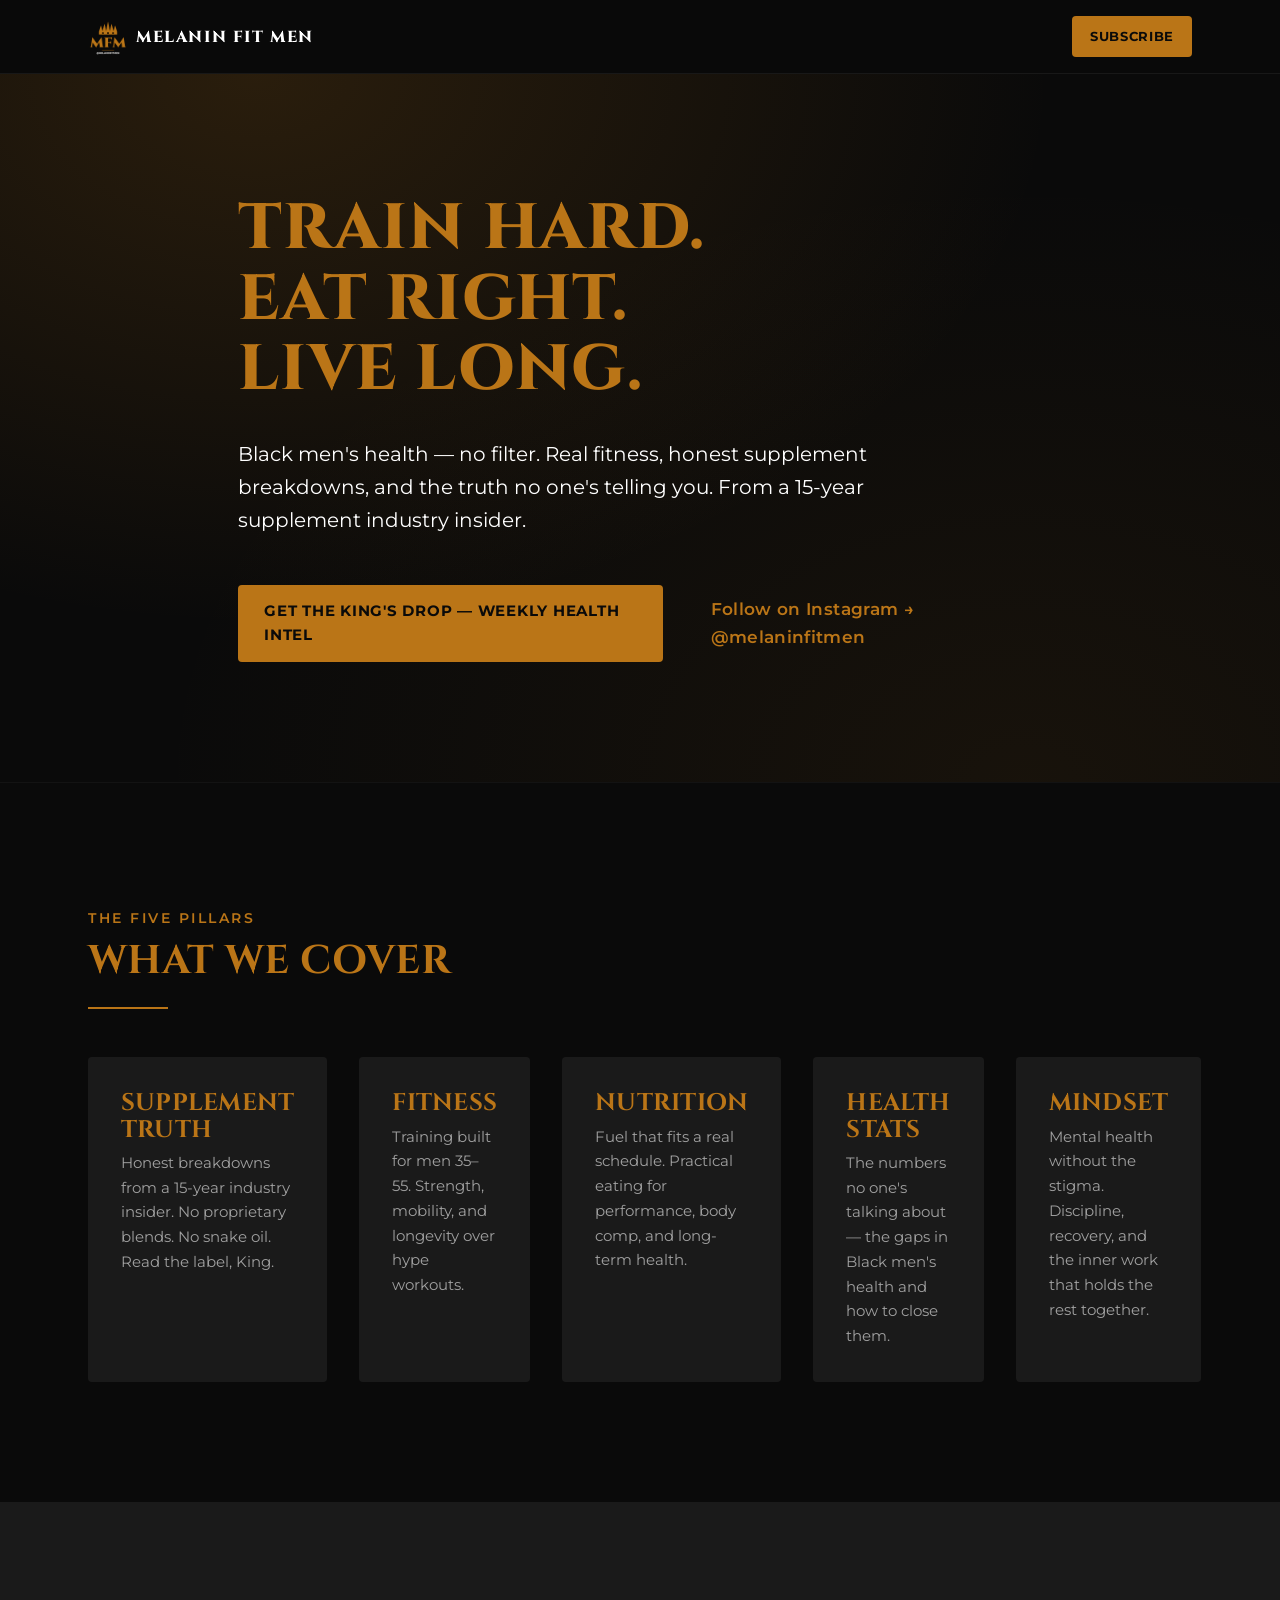
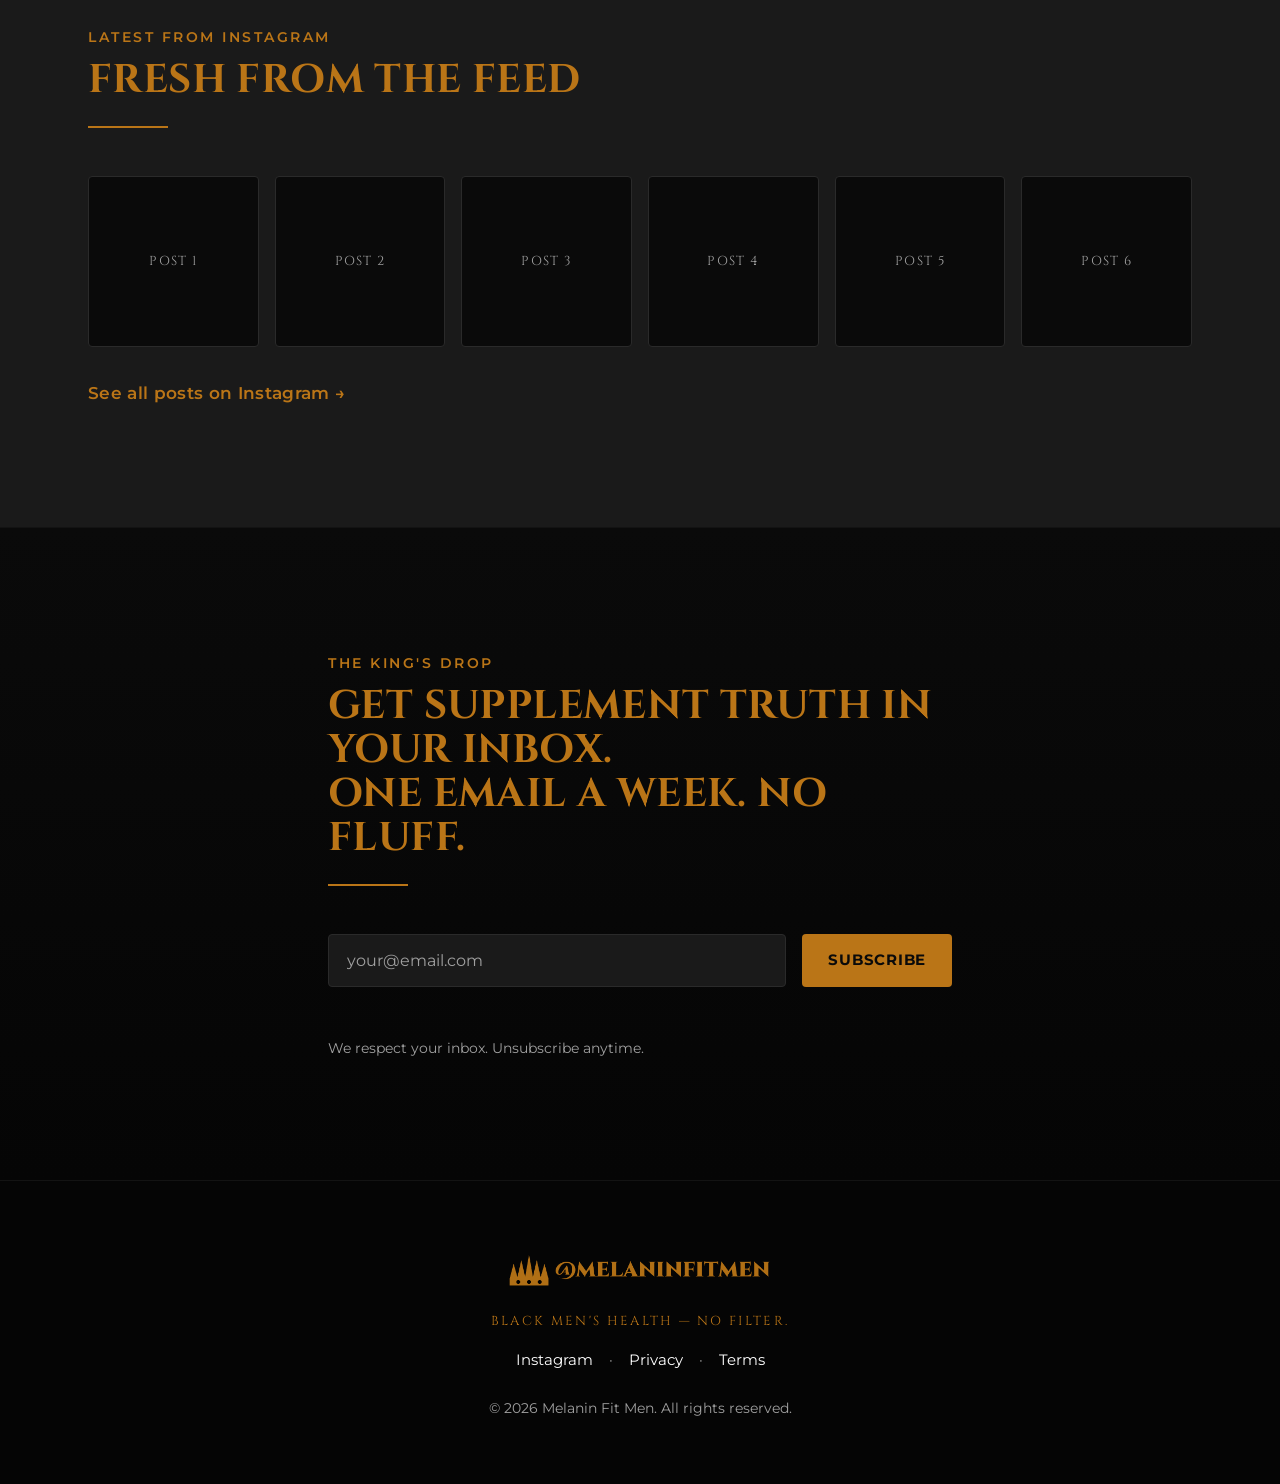
<file: index.html>
<!doctype html>
<html lang="en">
<head>
  <meta charset="utf-8" />
  <meta name="viewport" content="width=device-width, initial-scale=1" />
  <title>Melanin Fit Men | Black Men's Health, Fitness & Supplements</title>
  <meta name="description" content="Black men's health — no filter. Real fitness, honest supplement breakdowns, and the truth no one's telling you. From a 15-year supplement industry insider." />
  <meta name="theme-color" content="#0A0A0A" />
  <link rel="canonical" href="https://melaninfitmen.com/" />

  <link rel="icon" type="image/png" sizes="32x32" href="/assets/img/favicon-32.png" />
  <link rel="apple-touch-icon" sizes="180x180" href="/assets/img/favicon-180.png" />

  <meta property="og:type" content="website" />
  <meta property="og:url" content="https://melaninfitmen.com/" />
  <meta property="og:title" content="Melanin Fit Men | Black Men's Health, Fitness & Supplements" />
  <meta property="og:description" content="Black men's health — no filter. Real fitness, honest supplement breakdowns, and the truth no one's telling you." />
  <meta property="og:image" content="https://melaninfitmen.com/assets/img/og-image.png" />
  <meta name="twitter:card" content="summary_large_image" />

  <link rel="preconnect" href="https://fonts.googleapis.com" />
  <link rel="preconnect" href="https://fonts.gstatic.com" crossorigin />
  <link rel="stylesheet" href="https://fonts.googleapis.com/css2?family=Cinzel:wght@700;800;900&family=Montserrat:wght@400;500;600;700&display=swap" />

  <link rel="stylesheet" href="/assets/css/styles.css" />

  <script type="application/ld+json">
  {
    "@context": "https://schema.org",
    "@type": "Organization",
    "name": "Melanin Fit Men",
    "alternateName": "@melaninfitmen",
    "url": "https://melaninfitmen.com",
    "logo": "https://melaninfitmen.com/assets/img/watermarks/04_mfm-monogram.png",
    "sameAs": ["https://instagram.com/melaninfitmen"]
  }
  </script>

  <!--
    Cloudflare Web Analytics — paste your token after the property is created
    in the Cloudflare dashboard. Until then, leave this commented.
  -->
  <!-- <script defer src="https://static.cloudflareinsights.com/beacon.min.js" data-cf-beacon='{"token": "YOUR_TOKEN_HERE"}'></script> -->
</head>
<body>
  <a class="skip-link" href="#main">Skip to content</a>

  <header class="site-header">
    <div class="container header-inner">
      <a class="brand" href="/" aria-label="Melanin Fit Men home">
        <img src="/assets/img/watermarks/04_mfm-monogram.png" alt="" width="40" height="40" />
        <span class="brand-word">Melanin Fit Men</span>
      </a>
      <a class="btn btn-gold btn-sm header-cta" href="#subscribe">Subscribe</a>
    </div>
  </header>

  <main id="main">

    <section class="hero">
      <div class="container hero-inner">
        <h1 class="hero-title">Train Hard.<br />Eat Right.<br />Live Long.</h1>
        <p class="hero-sub">
          Black men's health &mdash; no filter. Real fitness, honest supplement
          breakdowns, and the truth no one's telling you. From a 15-year
          supplement industry insider.
        </p>
        <div class="hero-cta-row">
          <a class="btn btn-gold" href="#subscribe">Get the King's Drop &mdash; weekly health intel</a>
          <a class="link-gold" href="https://instagram.com/melaninfitmen" target="_blank" rel="noopener">
            Follow on Instagram &rarr; @melaninfitmen
          </a>
        </div>
      </div>
    </section>

    <section class="section section-pillars" aria-labelledby="pillars-heading">
      <div class="container">
        <span class="eyebrow">The Five Pillars</span>
        <h2 id="pillars-heading" class="section-title">What we cover</h2>
        <div class="divider"></div>
        <ul class="pillar-grid">
          <li class="pillar-card">
            <h3>Supplement Truth</h3>
            <p>Honest breakdowns from a 15-year industry insider. No proprietary blends. No snake oil. Read the label, King.</p>
          </li>
          <li class="pillar-card">
            <h3>Fitness</h3>
            <p>Training built for men 35&ndash;55. Strength, mobility, and longevity over hype workouts.</p>
          </li>
          <li class="pillar-card">
            <h3>Nutrition</h3>
            <p>Fuel that fits a real schedule. Practical eating for performance, body comp, and long-term health.</p>
          </li>
          <li class="pillar-card">
            <h3>Health Stats</h3>
            <p>The numbers no one's talking about &mdash; the gaps in Black men's health and how to close them.</p>
          </li>
          <li class="pillar-card">
            <h3>Mindset</h3>
            <p>Mental health without the stigma. Discipline, recovery, and the inner work that holds the rest together.</p>
          </li>
        </ul>
      </div>
    </section>

    <section class="section section-ig" aria-labelledby="ig-heading">
      <div class="container">
        <span class="eyebrow">Latest from Instagram</span>
        <h2 id="ig-heading" class="section-title">Fresh from the feed</h2>
        <div class="divider"></div>
        <ul class="ig-grid">
          <li class="ig-card"><a href="https://instagram.com/melaninfitmen" target="_blank" rel="noopener" aria-label="View latest post 1 on Instagram"><span class="ig-placeholder">Post 1</span></a></li>
          <li class="ig-card"><a href="https://instagram.com/melaninfitmen" target="_blank" rel="noopener" aria-label="View latest post 2 on Instagram"><span class="ig-placeholder">Post 2</span></a></li>
          <li class="ig-card"><a href="https://instagram.com/melaninfitmen" target="_blank" rel="noopener" aria-label="View latest post 3 on Instagram"><span class="ig-placeholder">Post 3</span></a></li>
          <li class="ig-card"><a href="https://instagram.com/melaninfitmen" target="_blank" rel="noopener" aria-label="View latest post 4 on Instagram"><span class="ig-placeholder">Post 4</span></a></li>
          <li class="ig-card"><a href="https://instagram.com/melaninfitmen" target="_blank" rel="noopener" aria-label="View latest post 5 on Instagram"><span class="ig-placeholder">Post 5</span></a></li>
          <li class="ig-card"><a href="https://instagram.com/melaninfitmen" target="_blank" rel="noopener" aria-label="View latest post 6 on Instagram"><span class="ig-placeholder">Post 6</span></a></li>
        </ul>
        <p class="ig-cta">
          <a class="link-gold" href="https://instagram.com/melaninfitmen" target="_blank" rel="noopener">See all posts on Instagram &rarr;</a>
        </p>
      </div>
    </section>

    <section id="subscribe" class="section section-subscribe" aria-labelledby="subscribe-heading">
      <div class="container subscribe-inner">
        <span class="eyebrow">The King's Drop</span>
        <h2 id="subscribe-heading" class="section-title">
          Get supplement truth in your inbox.<br />One email a week. No fluff.
        </h2>
        <div class="divider"></div>
        <form id="subscribe-form" class="subscribe-form" action="/api/subscribe" method="post" novalidate>
          <label class="visually-hidden" for="email">Email address</label>
          <input
            id="email"
            name="email"
            type="email"
            required
            autocomplete="email"
            placeholder="your@email.com"
            inputmode="email"
          />
          <button class="btn btn-gold" type="submit">Subscribe</button>
          <p class="form-status" role="status" aria-live="polite"></p>
        </form>
        <p class="form-fineprint">We respect your inbox. Unsubscribe anytime.</p>
      </div>
    </section>

  </main>

  <footer class="site-footer">
    <div class="container footer-inner">
      <img
        class="footer-mark"
        src="/assets/img/watermarks/03_crown-wordmark-horizontal.png"
        alt="Melanin Fit Men"
        loading="lazy"
        width="280"
        height="80"
      />
      <p class="footer-tag">Black men's health &mdash; no filter.</p>
      <p class="footer-links">
        <a href="https://instagram.com/melaninfitmen" target="_blank" rel="noopener">Instagram</a>
        <span aria-hidden="true">&middot;</span>
        <a href="/legal/privacy">Privacy</a>
        <span aria-hidden="true">&middot;</span>
        <a href="/legal/terms">Terms</a>
      </p>
      <p class="footer-copy">&copy; <span id="year">2026</span> Melanin Fit Men. All rights reserved.</p>
    </div>
  </footer>

  <script src="/assets/js/main.js" defer></script>
</body>
</html>
</file>
<file: assets/css/styles.css>
/* =========================================================
   Melanin Fit Men — Phase 1 Landing
   Design tokens from Brand Handoff Brief, section 3.
   ========================================================= */

:root {
  /* Colors */
  --brand-black: #0A0A0A;
  --brand-gold: #BA7517;
  --brand-gold-soft: #D6913A;
  --brand-white: #FFFFFF;
  --brand-cream: #F4F2EE;
  --brand-charcoal: #1A1A1A;
  --brand-mute: #A0A0A0;

  /* Spacing scale */
  --space-1: 4px;
  --space-2: 8px;
  --space-3: 16px;
  --space-4: 24px;
  --space-5: 32px;
  --space-6: 48px;
  --space-7: 64px;
  --space-8: 96px;
  --space-9: 128px;

  /* Type */
  --font-display: "Cinzel", Georgia, serif;
  --font-body: "Montserrat", -apple-system, BlinkMacSystemFont, "Segoe UI", sans-serif;

  --fs-h1: 2.5rem;
  --fs-h2: 1.75rem;
  --fs-h3: 1.25rem;
  --fs-body: 1rem;
  --fs-small: 0.875rem;

  /* Layout */
  --container: 1200px;
  --container-pad: 24px;
  --section-y: 80px;
  --radius: 4px;
}

@media (min-width: 768px) {
  :root {
    --fs-h1: 4rem;
    --fs-h2: 2.5rem;
    --fs-h3: 1.5rem;
    --fs-body: 1.0625rem;
    --container-pad: 48px;
    --section-y: 120px;
  }
}

/* Reset */
*, *::before, *::after { box-sizing: border-box; }
html { -webkit-text-size-adjust: 100%; scroll-behavior: smooth; }
body, h1, h2, h3, p, ul, figure { margin: 0; }
ul { padding: 0; list-style: none; }
img { max-width: 100%; height: auto; display: block; }
a { color: inherit; text-decoration: none; }
button { font: inherit; cursor: pointer; border: 0; background: none; color: inherit; }

@media (prefers-reduced-motion: reduce) {
  html { scroll-behavior: auto; }
  *, *::before, *::after {
    animation-duration: 0.01ms !important;
    transition-duration: 0.01ms !important;
  }
}

/* Base */
body {
  background: var(--brand-black);
  color: var(--brand-white);
  font-family: var(--font-body);
  font-size: var(--fs-body);
  line-height: 1.65;
  -webkit-font-smoothing: antialiased;
  text-rendering: optimizeLegibility;
}

h1, h2, h3 {
  font-family: var(--font-display);
  font-weight: 800;
  line-height: 1.1;
  letter-spacing: 0.01em;
  text-transform: uppercase;
  color: var(--brand-gold);
}

h2 { font-weight: 700; }
h3 { font-weight: 700; }

p { color: var(--brand-white); }

::selection { background: var(--brand-gold); color: var(--brand-black); }

:focus-visible {
  outline: 2px solid var(--brand-gold);
  outline-offset: 2px;
}

/* Skip link */
.skip-link {
  position: absolute;
  left: -9999px;
  top: 0;
  background: var(--brand-gold);
  color: var(--brand-black);
  padding: var(--space-2) var(--space-3);
  font-weight: 700;
  z-index: 100;
}
.skip-link:focus { left: var(--space-3); top: var(--space-3); }

.visually-hidden {
  position: absolute !important;
  width: 1px; height: 1px;
  padding: 0; margin: -1px; overflow: hidden;
  clip: rect(0 0 0 0); white-space: nowrap; border: 0;
}

/* Layout */
.container {
  width: 100%;
  max-width: var(--container);
  margin: 0 auto;
  padding-inline: var(--container-pad);
}

.section { padding-block: var(--section-y); }

.section-title {
  font-size: var(--fs-h2);
  margin-top: var(--space-2);
}

.eyebrow {
  display: inline-block;
  font-family: var(--font-body);
  font-weight: 600;
  font-size: var(--fs-small);
  letter-spacing: 0.18em;
  text-transform: uppercase;
  color: var(--brand-gold);
}

.divider {
  width: 80px;
  height: 2px;
  background: var(--brand-gold);
  margin: var(--space-4) 0 var(--space-6);
}

/* Buttons & links */
.btn {
  display: inline-block;
  padding: 14px 26px;
  font-family: var(--font-body);
  font-weight: 700;
  font-size: 0.9375rem;
  letter-spacing: 0.05em;
  text-transform: uppercase;
  border-radius: var(--radius);
  transition: background-color 0.15s ease, color 0.15s ease, transform 0.15s ease;
}
.btn-gold {
  background: var(--brand-gold);
  color: var(--brand-black);
}
.btn-gold:hover { background: var(--brand-gold-soft); }
.btn-gold:active { transform: translateY(1px); }
.btn-sm { padding: 10px 18px; font-size: 0.8125rem; }

.link-gold {
  color: var(--brand-gold);
  font-weight: 600;
  letter-spacing: 0.02em;
  border-bottom: 1px solid transparent;
  transition: border-color 0.15s ease, color 0.15s ease;
}
.link-gold:hover {
  color: var(--brand-gold-soft);
  border-bottom-color: var(--brand-gold-soft);
}

/* Header */
.site-header {
  position: sticky;
  top: 0;
  z-index: 50;
  background: rgba(10, 10, 10, 0.85);
  backdrop-filter: saturate(140%) blur(8px);
  border-bottom: 1px solid #181818;
}
.header-inner {
  display: flex;
  align-items: center;
  justify-content: space-between;
  padding-block: var(--space-3);
}
.brand {
  display: flex;
  align-items: center;
  gap: var(--space-2);
}
.brand img { width: 36px; height: 36px; }
.brand-word {
  font-family: var(--font-display);
  font-weight: 800;
  text-transform: uppercase;
  letter-spacing: 0.08em;
  color: var(--brand-white);
  font-size: 0.875rem;
}
@media (min-width: 768px) {
  .brand-word { font-size: 1rem; letter-spacing: 0.1em; }
  .brand img { width: 40px; height: 40px; }
}

/* Hero */
.hero {
  padding-block: var(--section-y);
  background:
    radial-gradient(ellipse at 20% 0%, rgba(186, 117, 23, 0.18) 0%, transparent 55%),
    radial-gradient(ellipse at 80% 100%, rgba(186, 117, 23, 0.08) 0%, transparent 60%),
    var(--brand-black);
  border-bottom: 1px solid #131313;
}
.hero-inner { max-width: 900px; }
.hero-title {
  font-size: var(--fs-h1);
  letter-spacing: 0.02em;
}
.hero-sub {
  margin-top: var(--space-5);
  font-size: 1.125rem;
  max-width: 56ch;
  color: var(--brand-white);
}
@media (min-width: 768px) {
  .hero-sub { font-size: 1.25rem; }
}
.hero-cta-row {
  margin-top: var(--space-6);
  display: flex;
  flex-direction: column;
  align-items: flex-start;
  gap: var(--space-4);
}
@media (min-width: 768px) {
  .hero-cta-row { flex-direction: row; align-items: center; gap: var(--space-6); }
}

/* Pillars */
.section-pillars { background: var(--brand-black); }
.pillar-grid {
  display: grid;
  grid-template-columns: 1fr;
  gap: var(--space-4);
}
@media (min-width: 768px) {
  .pillar-grid { grid-template-columns: repeat(2, 1fr); gap: var(--space-5); }
}
@media (min-width: 1024px) {
  .pillar-grid { grid-template-columns: repeat(5, 1fr); }
}
.pillar-card {
  background: var(--brand-charcoal);
  padding: var(--space-5);
  border: 1px solid transparent;
  border-radius: var(--radius);
  transition: border-color 0.15s ease, transform 0.15s ease;
}
.pillar-card:hover {
  border-color: var(--brand-gold);
  transform: translateY(-2px);
}
.pillar-card h3 {
  font-size: var(--fs-h3);
  margin-bottom: var(--space-2);
}
.pillar-card p {
  color: var(--brand-mute);
  font-size: 0.9375rem;
}

/* Instagram block */
.section-ig { background: var(--brand-charcoal); }
.ig-grid {
  display: grid;
  grid-template-columns: repeat(2, 1fr);
  gap: var(--space-2);
}
@media (min-width: 768px) {
  .ig-grid { grid-template-columns: repeat(3, 1fr); gap: var(--space-3); }
}
@media (min-width: 1024px) {
  .ig-grid { grid-template-columns: repeat(6, 1fr); }
}
.ig-card {
  position: relative;
  aspect-ratio: 1 / 1;
}
.ig-card a {
  display: flex;
  align-items: center;
  justify-content: center;
  width: 100%;
  height: 100%;
  background: var(--brand-black);
  border: 1px solid #2a2a2a;
  border-radius: var(--radius);
  transition: border-color 0.15s ease;
}
.ig-card a:hover { border-color: var(--brand-gold); }
.ig-placeholder {
  font-family: var(--font-display);
  text-transform: uppercase;
  letter-spacing: 0.1em;
  color: var(--brand-mute);
  font-size: 0.8125rem;
}
.ig-cta { margin-top: var(--space-5); }

/* Subscribe */
.section-subscribe {
  background:
    linear-gradient(180deg, var(--brand-black) 0%, #050505 100%);
  border-top: 1px solid #131313;
}
.subscribe-inner { max-width: 720px; }
.section-subscribe .section-title { font-size: var(--fs-h2); }
.subscribe-form {
  display: flex;
  flex-direction: column;
  gap: var(--space-3);
  margin-top: var(--space-5);
}
@media (min-width: 640px) {
  .subscribe-form {
    flex-direction: row;
    flex-wrap: wrap;
    align-items: stretch;
  }
}
.subscribe-form input[type="email"] {
  flex: 1 1 280px;
  min-width: 0;
  padding: 14px 18px;
  background: var(--brand-charcoal);
  border: 1px solid #2a2a2a;
  border-radius: var(--radius);
  color: var(--brand-white);
  font-family: var(--font-body);
  font-size: 1rem;
  transition: border-color 0.15s ease;
}
.subscribe-form input[type="email"]::placeholder { color: var(--brand-mute); }
.subscribe-form input[type="email"]:focus {
  outline: none;
  border-color: var(--brand-gold);
}
.form-status {
  flex: 1 0 100%;
  font-size: 0.9375rem;
  color: var(--brand-mute);
  margin: 0;
  min-height: 1.25em;
}
.form-status.is-error { color: #ff7c7c; }
.form-status.is-success { color: var(--brand-gold-soft); }
.form-fineprint {
  margin-top: var(--space-3);
  font-size: var(--fs-small);
  color: var(--brand-mute);
}

/* Footer */
.site-footer {
  background: #050505;
  padding-block: var(--space-7);
  border-top: 1px solid #131313;
}
.footer-inner {
  display: flex;
  flex-direction: column;
  align-items: center;
  text-align: center;
  gap: var(--space-3);
}
.footer-mark {
  width: auto;
  max-width: 280px;
  height: auto;
  opacity: 0.95;
}
.footer-tag {
  font-family: var(--font-display);
  text-transform: uppercase;
  letter-spacing: 0.18em;
  font-size: 0.8125rem;
  color: var(--brand-gold);
}
.footer-links {
  display: flex;
  flex-wrap: wrap;
  justify-content: center;
  gap: var(--space-3);
  font-size: 0.9375rem;
  color: var(--brand-mute);
}
.footer-links a { color: var(--brand-white); }
.footer-links a:hover { color: var(--brand-gold); }
.footer-copy {
  margin-top: var(--space-2);
  font-size: var(--fs-small);
  color: var(--brand-mute);
}
</file>
